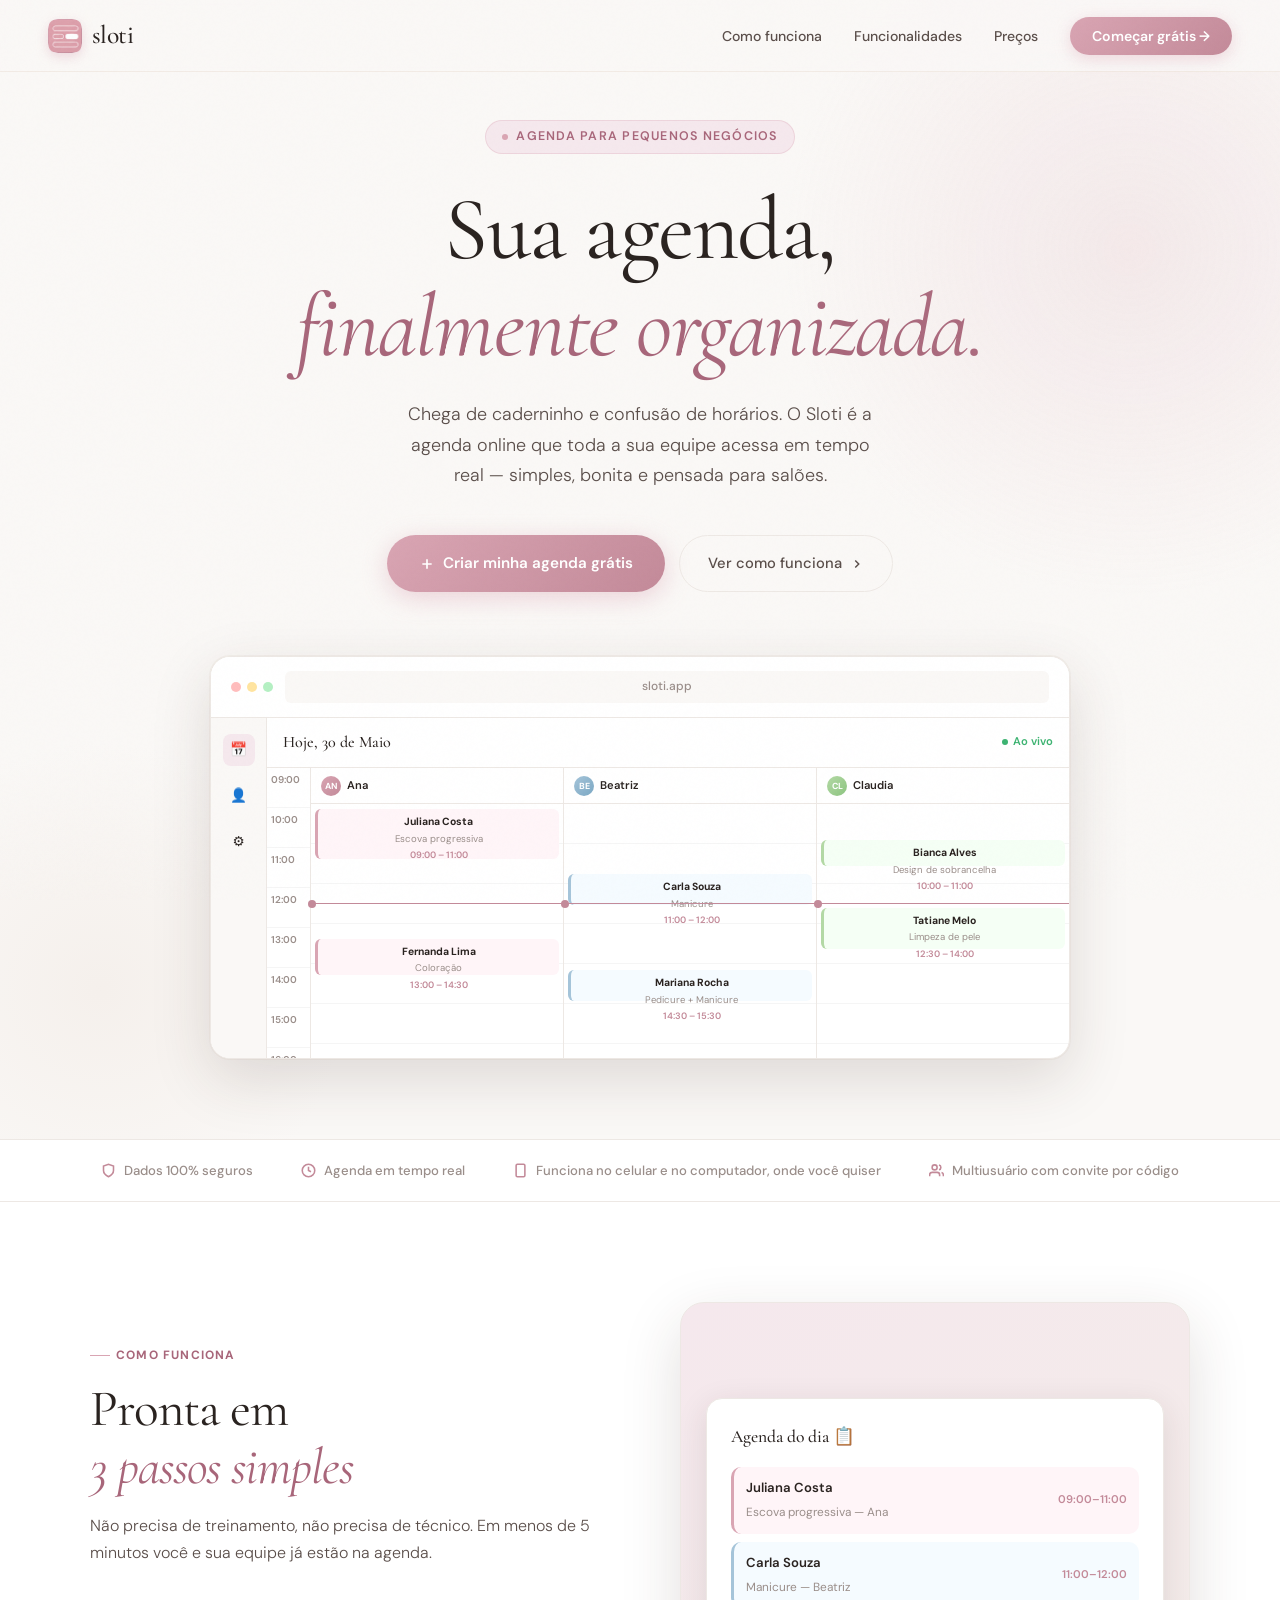
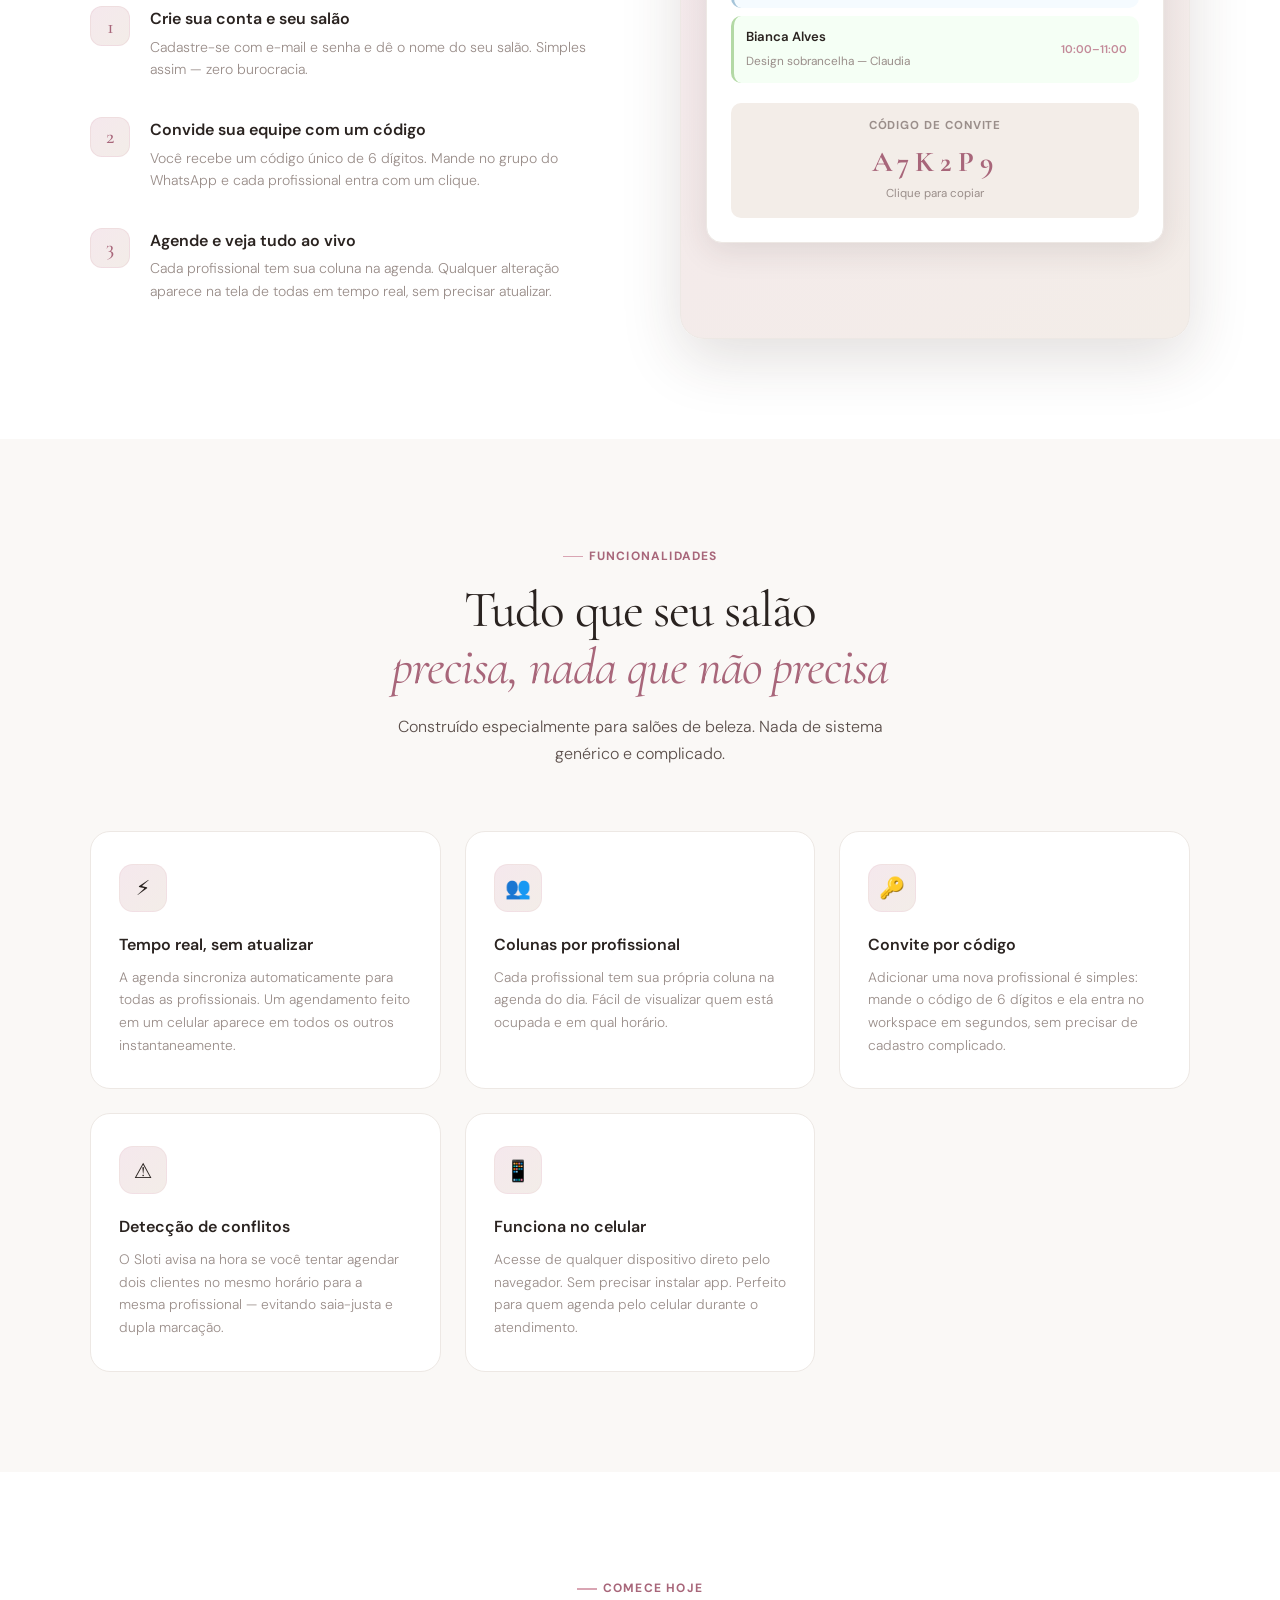
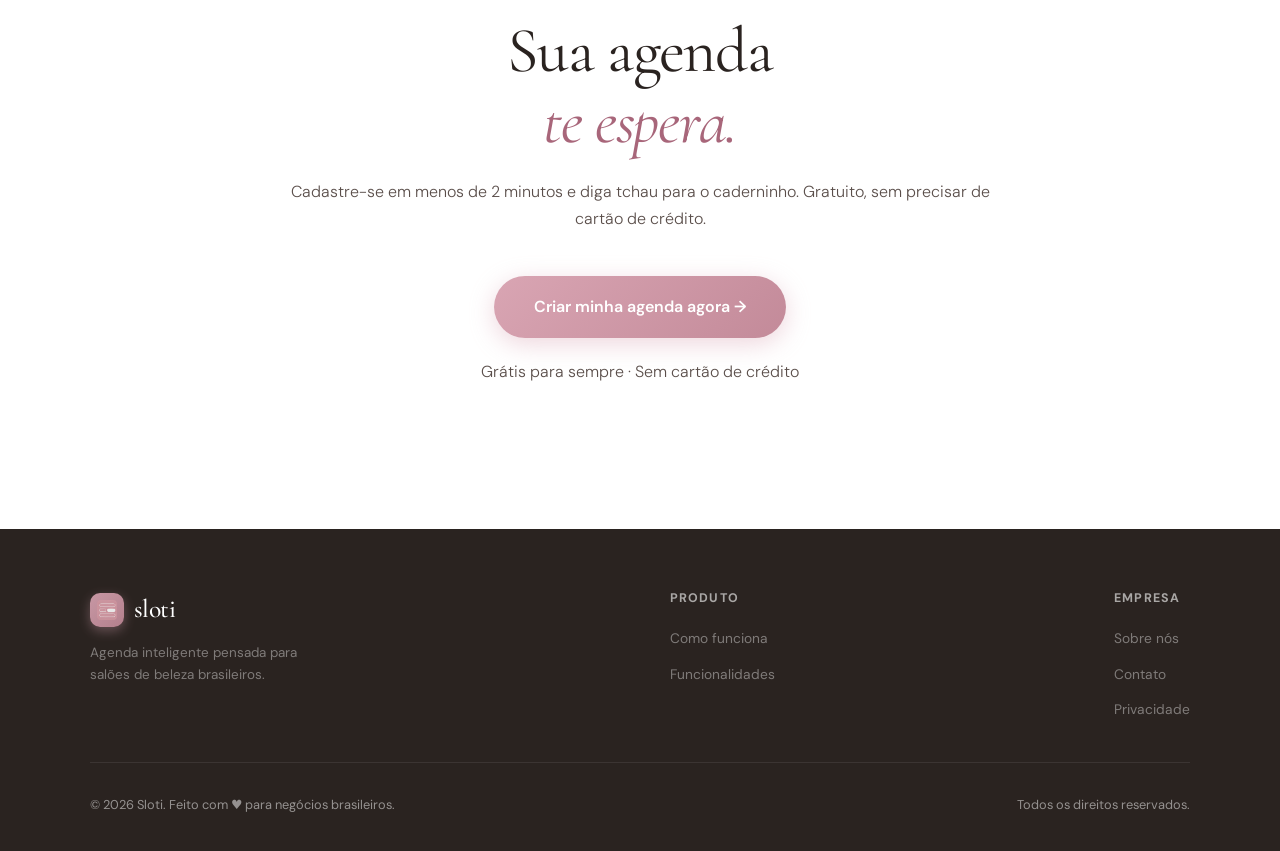
<file: public/index.html>
<!DOCTYPE html>
<html lang="pt-BR">
<head>
<meta charset="UTF-8">
<meta name="viewport" content="width=device-width, initial-scale=1.0">
<title>Sloti — Agenda Inteligente para Salões</title>
<link rel="apple-touch-icon" href="assets/sloti-icon.png">
<link rel="preconnect" href="https://fonts.googleapis.com">
<link href="https://fonts.googleapis.com/css2?family=Cormorant+Garamond:ital,wght@0,300;0,400;0,500;0,600;1,300;1,400&family=DM+Sans:wght@300;400;500;600&display=swap" rel="stylesheet">
<link rel="icon" href="assets/sloti-icon.png" type="image/png">

<style>
/* ─── TOKENS ──────────────────────────── */
:root {
  --bg:          #FAF8F6;
  --card:        #FFFFFF;
  --rose:        #D9A5B3;
  --rose-dark:   #C38A99;
  --rose-light:  #F5E8ED;
  --rose-deep:   #A8667A;
  --beige:       #E9DDD4;
  --beige-light: #F3EDE8;
  --text:        #2A2320;
  --text-mid:    #5A4E4A;
  --text-muted:  #9A8E8A;
  --border:      #EDE8E4;
  --shadow:      0 2px 16px rgba(59,40,35,0.07);
  --shadow-md:   0 8px 32px rgba(59,40,35,0.11);
  --shadow-lg:   0 20px 60px rgba(59,40,35,0.15);
  --font-display:'Cormorant Garamond', Georgia, serif;
  --font-body:   'DM Sans', system-ui, sans-serif;
  --r:           16px;
}

*, *::before, *::after { box-sizing: border-box; margin: 0; padding: 0; }

html { scroll-behavior: smooth; }

body {
  font-family: var(--font-body);
  background: var(--bg);
  color: var(--text);
  overflow-x: hidden;
  line-height: 1.6;
}

::-webkit-scrollbar { width: 5px; }
::-webkit-scrollbar-thumb { background: var(--beige); border-radius: 99px; }

/* ─── NOISE TEXTURE OVERLAY ────────────── */
body::before {
  content: '';
  position: fixed;
  inset: 0;
  background-image: url("data:image/svg+xml,%3Csvg viewBox='0 0 256 256' xmlns='http://www.w3.org/2000/svg'%3E%3Cfilter id='noise'%3E%3CfeTurbulence type='fractalNoise' baseFrequency='0.9' numOctaves='4' stitchTiles='stitch'/%3E%3C/filter%3E%3Crect width='100%25' height='100%25' filter='url(%23noise)' opacity='0.03'/%3E%3C/svg%3E");
  pointer-events: none;
  z-index: 9999;
  opacity: 0.4;
}

/* ─── NAV ─────────────────────────────── */
nav {
  position: fixed;
  top: 0; left: 0; right: 0;
  z-index: 100;
  padding: 0 48px;
  height: 72px;
  display: flex;
  align-items: center;
  justify-content: space-between;
  background: rgba(250,248,246,0.88);
  backdrop-filter: blur(16px);
  border-bottom: 1px solid rgba(233,221,212,0.5);
  transition: box-shadow 0.3s;
}

nav.scrolled { box-shadow: var(--shadow); }

.nav-logo {
  display: flex;
  align-items: center;
  gap: 10px;
  text-decoration: none;
}

.nav-logo-mark {
  width: 34px; height: 34px;
  background: linear-gradient(135deg, var(--rose) 0%, var(--rose-dark) 100%);
  border-radius: 10px;
  display: flex; align-items: center; justify-content: center;
  box-shadow: 0 4px 12px rgba(217,165,179,0.4);
}

.nav-logo-mark svg { width: 18px; height: 18px; color: white; }

.nav-logo span {
  font-family: var(--font-display);
  font-size: 1.6rem;
  font-weight: 500;
  color: var(--text);
  letter-spacing: -0.02em;
}

.nav-links {
  display: flex;
  align-items: center;
  gap: 32px;
  list-style: none;
}

.nav-links a {
  font-size: 0.88rem;
  font-weight: 500;
  color: var(--text-mid);
  text-decoration: none;
  transition: color 0.2s;
}

.nav-links a:hover { color: var(--rose-dark); }

.nav-cta {
  background: linear-gradient(135deg, var(--rose) 0%, var(--rose-dark) 100%);
  color: white !important;
  padding: 10px 22px;
  border-radius: 99px;
  font-weight: 600 !important;
  box-shadow: 0 4px 16px rgba(217,165,179,0.4);
  transition: transform 0.2s, box-shadow 0.2s !important;
}

.nav-cta:hover {
  transform: translateY(-1px);
  box-shadow: 0 6px 20px rgba(217,165,179,0.5) !important;
  color: white !important;
}

.nav-hamburger {
  display: none;
  background: none; border: none;
  cursor: pointer;
  color: var(--text);
  padding: 4px;
}

/* ─── HERO ────────────────────────────── */
.hero {
  min-height: 100vh;
  display: flex;
  flex-direction: column;
  align-items: center;
  justify-content: center;
  text-align: center;
  padding: 120px 24px 80px;
  position: relative;
  overflow: hidden;
}

/* background blobs */
.hero::after {
  content: '';
  position: absolute;
  width: 700px; height: 700px;
  background: radial-gradient(circle, rgba(217,165,179,0.18) 0%, transparent 70%);
  top: -100px; right: -200px;
  pointer-events: none;
}

.hero-blob2 {
  position: absolute;
  width: 500px; height: 500px;
  background: radial-gradient(circle, rgba(233,221,212,0.3) 0%, transparent 70%);
  bottom: -100px; left: -150px;
  pointer-events: none;
}

.hero-eyebrow {
  display: inline-flex;
  align-items: center;
  gap: 8px;
  padding: 6px 16px;
  background: var(--rose-light);
  border: 1px solid rgba(217,165,179,0.3);
  border-radius: 99px;
  font-size: 0.78rem;
  font-weight: 600;
  color: var(--rose-deep);
  text-transform: uppercase;
  letter-spacing: 0.1em;
  margin-bottom: 28px;
  opacity: 0;
  animation: fadeUp 0.6s 0.1s ease forwards;
}

.hero-eyebrow span { width: 6px; height: 6px; background: var(--rose); border-radius: 50%; }

.hero h1 {
  font-family: var(--font-display);
  font-size: clamp(3.2rem, 7vw, 6rem);
  font-weight: 400;
  line-height: 1.08;
  color: var(--text);
  letter-spacing: -0.02em;
  max-width: 820px;
  margin-bottom: 24px;
  opacity: 0;
  animation: fadeUp 0.7s 0.2s ease forwards;
}

.hero h1 em {
  font-style: italic;
  color: var(--rose-deep);
}

.hero p {
  font-size: 1.12rem;
  color: var(--text-mid);
  max-width: 480px;
  line-height: 1.7;
  margin-bottom: 44px;
  font-weight: 300;
  opacity: 0;
  animation: fadeUp 0.7s 0.35s ease forwards;
}

.hero-actions {
  display: flex;
  gap: 14px;
  align-items: center;
  justify-content: center;
  flex-wrap: wrap;
  opacity: 0;
  animation: fadeUp 0.7s 0.5s ease forwards;
}

.btn-primary {
  display: inline-flex; align-items: center; gap: 8px;
  padding: 16px 32px;
  background: linear-gradient(135deg, var(--rose) 0%, var(--rose-dark) 100%);
  color: white;
  border: none;
  border-radius: 99px;
  font-family: var(--font-body);
  font-size: 0.95rem;
  font-weight: 600;
  cursor: pointer;
  text-decoration: none;
  box-shadow: 0 6px 24px rgba(217,165,179,0.45);
  transition: transform 0.2s, box-shadow 0.2s;
}

.btn-primary:hover {
  transform: translateY(-2px);
  box-shadow: 0 10px 32px rgba(217,165,179,0.55);
}

.btn-ghost {
  display: inline-flex; align-items: center; gap: 8px;
  padding: 16px 28px;
  background: transparent;
  color: var(--text-mid);
  border: 1.5px solid var(--border);
  border-radius: 99px;
  font-family: var(--font-body);
  font-size: 0.92rem;
  font-weight: 500;
  cursor: pointer;
  text-decoration: none;
  transition: all 0.2s;
}

.btn-ghost:hover { border-color: var(--rose); color: var(--rose-dark); }

/* ─── APP MOCKUP ──────────────────────── */
.hero-mockup {
  width: 100%;
  max-width: 860px;
  margin-top: 64px;
  border-radius: 20px;
  background: var(--card);
  border: 1px solid var(--border);
  box-shadow: var(--shadow-lg), 0 0 0 1px rgba(233,221,212,0.3);
  overflow: hidden;
  opacity: 0;
  animation: fadeUp 0.9s 0.65s ease forwards;
  position: relative;
  z-index: 2;
}

.mockup-header {
  background: var(--card);
  border-bottom: 1px solid var(--border);
  padding: 14px 20px;
  display: flex;
  align-items: center;
  gap: 12px;
}

.mockup-dots { display: flex; gap: 6px; }
.mockup-dot { width: 10px; height: 10px; border-radius: 50%; }
.mockup-dot:nth-child(1) { background: #FFBDBD; }
.mockup-dot:nth-child(2) { background: #FFE4A0; }
.mockup-dot:nth-child(3) { background: #B5F0C3; }

.mockup-url {
  flex: 1;
  background: var(--bg);
  border-radius: 6px;
  padding: 6px 12px;
  font-size: 0.75rem;
  color: var(--text-muted);
  font-weight: 500;
  text-align: center;
}

.mockup-body {
  display: flex;
  height: 340px;
}

.mockup-sidebar {
  width: 56px;
  background: var(--bg);
  border-right: 1px solid var(--border);
  display: flex;
  flex-direction: column;
  align-items: center;
  padding: 16px 0;
  gap: 14px;
}

.mock-icon {
  width: 32px; height: 32px;
  border-radius: 8px;
  display: flex; align-items: center; justify-content: center;
  font-size: 0.85rem;
}

.mock-icon.active { background: var(--rose-light); }

.mockup-calendar {
  flex: 1;
  padding: 0;
  overflow: hidden;
}

.mock-cal-header {
  padding: 12px 16px;
  display: flex;
  align-items: center;
  justify-content: space-between;
  border-bottom: 1px solid var(--border);
}

.mock-cal-title {
  font-family: var(--font-display);
  font-size: 1rem;
  font-weight: 500;
  color: var(--text);
}

.mock-live {
  display: flex; align-items: center; gap: 5px;
  font-size: 0.7rem; font-weight: 600; color: #3CB371;
}

.mock-live-dot {
  width: 6px; height: 6px; border-radius: 50%;
  background: #3CB371;
  animation: pulse 2s ease infinite;
}

@keyframes pulse {
  0%,100% { opacity: 1; transform: scale(1); }
  50% { opacity: 0.5; transform: scale(0.8); }
}

.mock-cols {
  display: flex;
  height: calc(100% - 45px);
}

.mock-time-col {
  width: 44px;
  flex-shrink: 0;
  border-right: 1px solid var(--border);
}

.mock-time-slot {
  height: 40px;
  display: flex;
  align-items: flex-start;
  padding-top: 4px;
  padding-left: 4px;
  font-size: 0.62rem;
  color: var(--text-muted);
  font-weight: 600;
  border-bottom: 1px solid rgba(0,0,0,0.04);
}

.mock-prof-col {
  flex: 1;
  border-right: 1px solid var(--border);
  position: relative;
  min-width: 0;
}

.mock-prof-col:last-child { border-right: none; }

.mock-prof-header {
  height: 36px;
  display: flex;
  align-items: center;
  padding: 0 10px;
  gap: 6px;
  border-bottom: 1px solid var(--border);
  background: var(--card);
}

.mock-avatar {
  width: 20px; height: 20px;
  border-radius: 50%;
  background: linear-gradient(135deg, var(--rose) 0%, var(--rose-dark) 100%);
  display: flex; align-items: center; justify-content: center;
  font-size: 0.55rem; font-weight: 700; color: white;
  flex-shrink: 0;
}

.mock-prof-name {
  font-size: 0.7rem; font-weight: 600; color: var(--text);
  white-space: nowrap; overflow: hidden; text-overflow: ellipsis;
}

.mock-col-body {
  position: relative;
  height: calc(100% - 36px);
}

.mock-hour-line {
  height: 40px;
  border-bottom: 1px solid rgba(0,0,0,0.04);
}

.mock-appt {
  position: absolute;
  left: 4px; right: 4px;
  border-radius: 6px;
  border-left: 3px solid;
  padding: 5px 7px;
  cursor: pointer;
  transition: transform 0.15s;
}

.mock-appt:hover { transform: scale(1.02); }

.mock-appt-name {
  font-size: 0.65rem; font-weight: 700;
  white-space: nowrap; overflow: hidden; text-overflow: ellipsis;
  color: var(--text);
}

.mock-appt-proc {
  font-size: 0.6rem; color: var(--text-muted);
  white-space: nowrap; overflow: hidden; text-overflow: ellipsis;
}

.mock-appt-time {
  font-size: 0.58rem; font-weight: 600; color: var(--rose-dark);
  margin-top: 2px;
}

.mock-now-line {
  position: absolute;
  left: 0; right: 0;
  height: 1.5px;
  background: var(--rose-dark);
  z-index: 5;
}

.mock-now-line::before {
  content: '';
  position: absolute;
  left: -3px; top: -3px;
  width: 8px; height: 8px;
  border-radius: 50%;
  background: var(--rose-dark);
}

/* ─── TRUST BAR ───────────────────────── */
.trust-bar {
  background: var(--card);
  border-top: 1px solid var(--border);
  border-bottom: 1px solid var(--border);
  padding: 20px 48px;
  display: flex;
  align-items: center;
  justify-content: center;
  gap: 48px;
  flex-wrap: wrap;
}

.trust-item {
  display: flex;
  align-items: center;
  gap: 8px;
  font-size: 0.82rem;
  color: var(--text-muted);
  font-weight: 500;
}

.trust-item svg { color: var(--rose-dark); flex-shrink: 0; }

/* ─── SECTION BASE ────────────────────── */
section { padding: 100px 24px; }

.section-eyebrow {
  display: inline-flex;
  align-items: center;
  gap: 6px;
  font-size: 0.75rem;
  font-weight: 700;
  color: var(--rose-deep);
  text-transform: uppercase;
  letter-spacing: 0.1em;
  margin-bottom: 16px;
}

.section-eyebrow::before {
  content: '';
  width: 20px; height: 1.5px;
  background: var(--rose);
}

.section-title {
  font-family: var(--font-display);
  font-size: clamp(2.2rem, 4vw, 3.4rem);
  font-weight: 400;
  line-height: 1.12;
  letter-spacing: -0.02em;
  color: var(--text);
  margin-bottom: 16px;
}

.section-title em { font-style: italic; color: var(--rose-deep); }

.section-sub {
  font-size: 1rem;
  color: var(--text-mid);
  max-width: 520px;
  line-height: 1.7;
  font-weight: 300;
}

/* ─── HOW IT WORKS ────────────────────── */
.how-section {
  background: var(--card);
}

.how-inner {
  max-width: 1100px;
  margin: 0 auto;
  display: grid;
  grid-template-columns: 1fr 1fr;
  gap: 80px;
  align-items: center;
}

.how-steps {
  display: flex;
  flex-direction: column;
  gap: 36px;
  margin-top: 40px;
}

.how-step {
  display: flex;
  gap: 20px;
  align-items: flex-start;
  opacity: 0;
  transform: translateX(-20px);
  transition: opacity 0.5s, transform 0.5s;
}

.how-step.visible { opacity: 1; transform: translateX(0); }

.step-num {
  width: 40px; height: 40px;
  border-radius: 12px;
  background: linear-gradient(135deg, var(--rose-light) 0%, var(--beige-light) 100%);
  border: 1px solid rgba(217,165,179,0.2);
  display: flex; align-items: center; justify-content: center;
  font-family: var(--font-display);
  font-size: 1.3rem;
  font-weight: 500;
  color: var(--rose-deep);
  flex-shrink: 0;
}

.step-text h3 {
  font-size: 1rem;
  font-weight: 600;
  color: var(--text);
  margin-bottom: 4px;
}

.step-text p {
  font-size: 0.88rem;
  color: var(--text-muted);
  line-height: 1.6;
  font-weight: 300;
}

.how-visual {
  border-radius: 24px;
  overflow: hidden;
  box-shadow: var(--shadow-lg);
  background: linear-gradient(145deg, var(--rose-light) 0%, var(--beige-light) 100%);
  aspect-ratio: 4/5;
  display: flex;
  align-items: center;
  justify-content: center;
  position: relative;
  border: 1px solid var(--border);
}

.how-visual-content {
  width: 90%;
  background: var(--card);
  border-radius: 16px;
  padding: 24px;
  box-shadow: var(--shadow-md);
  border: 1px solid var(--border);
}

.how-visual-title {
  font-family: var(--font-display);
  font-size: 1.1rem;
  font-weight: 500;
  margin-bottom: 16px;
  color: var(--text);
}

.mini-appt {
  display: flex;
  gap: 12px;
  align-items: center;
  padding: 10px 12px;
  border-radius: 10px;
  margin-bottom: 8px;
  border-left: 3px solid;
}

.mini-appt:nth-child(2) { background: #FFF5F8; border-color: #D9A5B3; }
.mini-appt:nth-child(3) { background: #F5FBFF; border-color: #A5C4D9; }
.mini-appt:nth-child(4) { background: #F5FFF5; border-color: #B3D9A5; }

.mini-appt-info strong { display: block; font-size: 0.82rem; font-weight: 600; color: var(--text); }
.mini-appt-info span { font-size: 0.74rem; color: var(--text-muted); }
.mini-appt-time {
  margin-left: auto;
  font-size: 0.7rem;
  font-weight: 600;
  color: var(--rose-dark);
  white-space: nowrap;
}

/* ─── FEATURES ────────────────────────── */
.features-section {
  max-width: 1100px;
  margin: 0 auto;
}

.features-header {
  text-align: center;
  margin-bottom: 64px;
}

.features-grid {
  display: grid;
  grid-template-columns: repeat(3, 1fr);
  gap: 24px;
}

.feat-card {
  background: var(--card);
  border: 1px solid var(--border);
  border-radius: 20px;
  padding: 32px 28px;
  transition: transform 0.2s, box-shadow 0.2s;
  opacity: 0;
  transform: translateY(20px);
  transition: opacity 0.5s, transform 0.5s, box-shadow 0.2s;
}

.feat-card.visible { opacity: 1; transform: translateY(0); }
.feat-card:hover { box-shadow: var(--shadow-md); transform: translateY(-3px) !important; }

.feat-icon {
  width: 48px; height: 48px;
  border-radius: 14px;
  background: linear-gradient(135deg, var(--rose-light) 0%, var(--beige-light) 100%);
  display: flex; align-items: center; justify-content: center;
  font-size: 1.3rem;
  margin-bottom: 20px;
  border: 1px solid rgba(217,165,179,0.15);
}

.feat-card h3 {
  font-size: 1rem;
  font-weight: 600;
  color: var(--text);
  margin-bottom: 8px;
}

.feat-card p {
  font-size: 0.86rem;
  color: var(--text-muted);
  line-height: 1.65;
  font-weight: 300;
}

/* ─── TESTIMONIALS ────────────────────── */
.testimonials-section {
  background: linear-gradient(135deg, #FAF8F6 0%, #F3EDE8 50%, #F5E8ED 100%);
}

.testi-inner {
  max-width: 1000px;
  margin: 0 auto;
  text-align: center;
}

.testi-grid {
  display: grid;
  grid-template-columns: repeat(3, 1fr);
  gap: 20px;
  margin-top: 56px;
}

.testi-card {
  background: var(--card);
  border: 1px solid var(--border);
  border-radius: 20px;
  padding: 28px 24px;
  text-align: left;
  box-shadow: var(--shadow);
  opacity: 0;
  transform: translateY(16px);
  transition: opacity 0.5s, transform 0.5s;
}

.testi-card.visible { opacity: 1; transform: translateY(0); }

.testi-stars {
  display: flex;
  gap: 3px;
  margin-bottom: 14px;
}

.testi-stars span { color: #F0A500; font-size: 0.9rem; }

.testi-text {
  font-size: 0.9rem;
  color: var(--text-mid);
  line-height: 1.7;
  font-weight: 300;
  margin-bottom: 20px;
  font-style: italic;
  font-family: var(--font-display);
  font-size: 1rem;
}

.testi-author {
  display: flex;
  align-items: center;
  gap: 10px;
}

.testi-avatar {
  width: 36px; height: 36px;
  border-radius: 50%;
  display: flex; align-items: center; justify-content: center;
  font-size: 0.8rem; font-weight: 700; color: white;
  flex-shrink: 0;
}

.testi-author strong { display: block; font-size: 0.84rem; font-weight: 600; color: var(--text); }
.testi-author span { font-size: 0.75rem; color: var(--text-muted); }

/* ─── PRICING ─────────────────────────── */
.pricing-section {
  max-width: 900px;
  margin: 0 auto;
  text-align: center;
}

.pricing-grid {
  display: grid;
  grid-template-columns: 1fr 1fr;
  gap: 24px;
  margin-top: 56px;
  max-width: 680px;
  margin-left: auto;
  margin-right: auto;
}

.price-card {
  background: var(--card);
  border: 1.5px solid var(--border);
  border-radius: 24px;
  padding: 36px 32px;
  text-align: left;
  position: relative;
  opacity: 0;
  transform: translateY(16px);
  transition: opacity 0.5s, transform 0.5s;
}

.price-card.visible { opacity: 1; transform: translateY(0); }

.price-card.featured {
  border-color: var(--rose);
  box-shadow: 0 8px 40px rgba(217,165,179,0.25);
}

.price-badge {
  position: absolute;
  top: -12px; left: 50%; transform: translateX(-50%);
  background: linear-gradient(135deg, var(--rose) 0%, var(--rose-dark) 100%);
  color: white;
  font-size: 0.7rem;
  font-weight: 700;
  padding: 4px 14px;
  border-radius: 99px;
  text-transform: uppercase;
  letter-spacing: 0.08em;
  white-space: nowrap;
}

.price-name {
  font-size: 0.82rem;
  font-weight: 700;
  text-transform: uppercase;
  letter-spacing: 0.1em;
  color: var(--text-muted);
  margin-bottom: 12px;
}

.price-amount {
  font-family: var(--font-display);
  font-size: 3rem;
  font-weight: 400;
  color: var(--text);
  line-height: 1;
  margin-bottom: 4px;
}

.price-amount sup {
  font-size: 1.2rem;
  font-weight: 500;
  vertical-align: super;
  font-family: var(--font-body);
}

.price-period {
  font-size: 0.8rem;
  color: var(--text-muted);
  margin-bottom: 28px;
}

.price-features {
  list-style: none;
  display: flex;
  flex-direction: column;
  gap: 10px;
  margin-bottom: 28px;
}

.price-features li {
  display: flex;
  align-items: center;
  gap: 10px;
  font-size: 0.86rem;
  color: var(--text-mid);
}

.price-features li::before {
  content: '✓';
  width: 18px; height: 18px;
  border-radius: 50%;
  background: var(--rose-light);
  color: var(--rose-deep);
  display: flex; align-items: center; justify-content: center;
  font-size: 0.7rem;
  font-weight: 700;
  flex-shrink: 0;
}

.btn-price {
  width: 100%;
  padding: 14px;
  border-radius: 99px;
  font-family: var(--font-body);
  font-size: 0.9rem;
  font-weight: 600;
  cursor: pointer;
  text-decoration: none;
  display: inline-flex;
  align-items: center;
  justify-content: center;
  transition: all 0.2s;
  border: none;
}

.btn-price.primary {
  background: linear-gradient(135deg, var(--rose) 0%, var(--rose-dark) 100%);
  color: white;
  box-shadow: 0 4px 16px rgba(217,165,179,0.4);
}

.btn-price.primary:hover { transform: translateY(-1px); box-shadow: 0 6px 24px rgba(217,165,179,0.5); }

.btn-price.ghost {
  background: transparent;
  color: var(--text-mid);
  border: 1.5px solid var(--border);
}

.btn-price.ghost:hover { border-color: var(--rose); color: var(--rose-dark); }

/* ─── CTA FINAL ───────────────────────── */
.cta-section {
  background: var(--card);
}

.cta-inner {
  max-width: 700px;
  margin: 0 auto;
  text-align: center;
}

.cta-inner .section-title { font-size: clamp(2.4rem, 5vw, 4rem); }

.cta-inner p {
  font-size: 1rem;
  color: var(--text-mid);
  margin: 20px 0 44px;
  font-weight: 300;
  line-height: 1.7;
}

.cta-note {
  margin-top: 20px;
  font-size: 0.8rem;
  color: var(--text-muted);
}

/* ─── FOOTER ──────────────────────────── */
footer {
  background: var(--text);
  padding: 60px 48px 36px;
  color: rgba(255,255,255,0.5);
}

.footer-inner {
  max-width: 1100px;
  margin: 0 auto;
}

.footer-top {
  display: flex;
  justify-content: space-between;
  align-items: flex-start;
  gap: 40px;
  flex-wrap: wrap;
  padding-bottom: 40px;
  border-bottom: 1px solid rgba(255,255,255,0.08);
  margin-bottom: 32px;
}

.footer-brand .nav-logo { margin-bottom: 12px; }
.footer-brand .nav-logo span { color: white; }
.footer-brand .nav-logo-mark { opacity: 0.9; }

.footer-brand p {
  font-size: 0.84rem;
  line-height: 1.6;
  max-width: 240px;
  color: rgba(255,255,255,0.4);
}

.footer-links h4 {
  font-size: 0.78rem;
  font-weight: 700;
  text-transform: uppercase;
  letter-spacing: 0.1em;
  color: rgba(255,255,255,0.6);
  margin-bottom: 16px;
}

.footer-links ul { list-style: none; display: flex; flex-direction: column; gap: 10px; }

.footer-links a {
  font-size: 0.86rem;
  color: rgba(255,255,255,0.4);
  text-decoration: none;
  transition: color 0.2s;
}

.footer-links a:hover { color: rgba(255,255,255,0.8); }

.footer-bottom {
  display: flex;
  justify-content: space-between;
  align-items: center;
  flex-wrap: wrap;
  gap: 12px;
}

.footer-bottom p { font-size: 0.8rem; }

/* ─── ANIMATIONS ──────────────────────── */
@keyframes fadeUp {
  from { opacity: 0; transform: translateY(24px); }
  to   { opacity: 1; transform: translateY(0); }
}

/* ─── RESPONSIVE ──────────────────────── */
@media (max-width: 900px) {
  nav { padding: 0 24px; }
  .nav-links { display: none; }
  .nav-links.open {
    display: flex;
    flex-direction: column;
    position: fixed;
    top: 72px; left: 0; right: 0;
    background: var(--card);
    border-bottom: 1px solid var(--border);
    padding: 20px 24px;
    gap: 16px;
    box-shadow: var(--shadow-md);
  }
  .nav-cta { display: none; }
  .nav-hamburger { display: flex; }

  .how-inner { grid-template-columns: 1fr; gap: 40px; }
  .how-visual { display: none; }
  .features-grid { grid-template-columns: 1fr 1fr; }
  .testi-grid { grid-template-columns: 1fr; }
  .pricing-grid { grid-template-columns: 1fr; }

  section { padding: 72px 24px; }
  footer { padding: 48px 24px 28px; }
  .footer-top { flex-direction: column; }
  .trust-bar { gap: 24px; padding: 20px 24px; }
}

@media (max-width: 600px) {
  .features-grid { grid-template-columns: 1fr; }
  .hero-mockup { display: none; }
  .mockup-sidebar { display: none; }
}
</style>
</head>
<body>

<!-- NAV -->
<nav id="navbar">
  <a href="#" class="nav-logo">
    <div class="nav-logo-mark">
        <img src="assets/sloti-icon.png" alt="Sloti Logo" width="32" height="32">
    </div>
    <span>sloti</span>
  </a>

  <ul class="nav-links" id="nav-links">
    <li><a href="#como-funciona">Como funciona</a></li>
    <li><a href="#funcionalidades">Funcionalidades</a></li>
    <li><a href="#precos">Preços</a></li>
    <li><a href="sloti.html" class="nav-cta">Começar grátis →</a></li>
  </ul>

  <button class="nav-hamburger" id="hamburger" aria-label="Menu" onclick="toggleMenu()">
    <svg width="22" height="22" viewBox="0 0 24 24" fill="none" stroke="currentColor" stroke-width="2.5">
      <line x1="3" y1="6" x2="21" y2="6"/><line x1="3" y1="12" x2="21" y2="12"/><line x1="3" y1="18" x2="21" y2="18"/>
    </svg>
  </button>
</nav>

<!-- HERO -->
<section class="hero">
  <div class="hero-blob2"></div>

  <div class="hero-eyebrow">
    <span></span>
    Agenda para pequenos negócios
  </div>

  <h1>
    Sua agenda,<br>
    <em>finalmente organizada.</em>
  </h1>

  <p>
    Chega de caderninho e confusão de horários. O Sloti é a agenda online que toda a sua equipe acessa em tempo real — simples, bonita e pensada para salões.
  </p>

  <div class="hero-actions">
    <a href="sloti.html" class="btn-primary">
      <svg width="16" height="16" viewBox="0 0 24 24" fill="none" stroke="currentColor" stroke-width="2.5"><path d="M12 5v14M5 12h14"/></svg>
      Criar minha agenda grátis
    </a>
    <a href="#como-funciona" class="btn-ghost">
      Ver como funciona
      <svg width="14" height="14" viewBox="0 0 24 24" fill="none" stroke="currentColor" stroke-width="2.5"><path d="M9 18l6-6-6-6"/></svg>
    </a>
  </div>

  <!-- APP MOCKUP -->
  <div class="hero-mockup">
    <div class="mockup-header">
      <div class="mockup-dots">
        <div class="mockup-dot"></div>
        <div class="mockup-dot"></div>
        <div class="mockup-dot"></div>
      </div>
      <div class="mockup-url">sloti.app</div>
    </div>
    <div class="mockup-body">
      <div class="mockup-sidebar">
        <div class="mock-icon active">📅</div>
        <div class="mock-icon">👤</div>
        <div class="mock-icon">⚙️</div>
      </div>
      <div class="mockup-calendar">
        <div class="mock-cal-header">
          <span class="mock-cal-title">Hoje, 30 de Maio</span>
          <div class="mock-live"><div class="mock-live-dot"></div>Ao vivo</div>
        </div>
        <div class="mock-cols">
          <div class="mock-time-col">
            <div class="mock-time-slot">09:00</div>
            <div class="mock-time-slot">10:00</div>
            <div class="mock-time-slot">11:00</div>
            <div class="mock-time-slot">12:00</div>
            <div class="mock-time-slot">13:00</div>
            <div class="mock-time-slot">14:00</div>
            <div class="mock-time-slot">15:00</div>
            <div class="mock-time-slot">16:00</div>
          </div>
          <!-- Col 1 -->
          <div class="mock-prof-col">
            <div class="mock-prof-header">
              <div class="mock-avatar">AN</div>
              <span class="mock-prof-name">Ana</span>
            </div>
            <div class="mock-col-body">
              <div class="mock-hour-line"></div><div class="mock-hour-line"></div>
              <div class="mock-hour-line"></div><div class="mock-hour-line"></div>
              <div class="mock-hour-line"></div><div class="mock-hour-line"></div>
              <div class="mock-hour-line"></div>
              <div class="mock-appt" style="top:2%;height:19%;background:#FFF5F8;border-color:#D9A5B3;">
                <div class="mock-appt-name">Juliana Costa</div>
                <div class="mock-appt-proc">Escova progressiva</div>
                <div class="mock-appt-time">09:00 – 11:00</div>
              </div>
              <div class="mock-appt" style="top:52%;height:14%;background:#FFF5F8;border-color:#D9A5B3;">
                <div class="mock-appt-name">Fernanda Lima</div>
                <div class="mock-appt-proc">Coloração</div>
                <div class="mock-appt-time">13:00 – 14:30</div>
              </div>
              <div class="mock-now-line" style="top:38%"></div>
            </div>
          </div>
          <!-- Col 2 -->
          <div class="mock-prof-col">
            <div class="mock-prof-header">
              <div class="mock-avatar" style="background:linear-gradient(135deg,#A5C4D9,#7BA8C4)">BE</div>
              <span class="mock-prof-name">Beatriz</span>
            </div>
            <div class="mock-col-body">
              <div class="mock-hour-line"></div><div class="mock-hour-line"></div>
              <div class="mock-hour-line"></div><div class="mock-hour-line"></div>
              <div class="mock-hour-line"></div><div class="mock-hour-line"></div>
              <div class="mock-hour-line"></div>
              <div class="mock-appt" style="top:27%;height:12%;background:#F5FBFF;border-color:#A5C4D9;">
                <div class="mock-appt-name">Carla Souza</div>
                <div class="mock-appt-proc">Manicure</div>
                <div class="mock-appt-time">11:00 – 12:00</div>
              </div>
              <div class="mock-appt" style="top:64%;height:12%;background:#F5FBFF;border-color:#A5C4D9;">
                <div class="mock-appt-name">Mariana Rocha</div>
                <div class="mock-appt-proc">Pedicure + Manicure</div>
                <div class="mock-appt-time">14:30 – 15:30</div>
              </div>
              <div class="mock-now-line" style="top:38%"></div>
            </div>
          </div>
          <!-- Col 3 -->
          <div class="mock-prof-col">
            <div class="mock-prof-header">
              <div class="mock-avatar" style="background:linear-gradient(135deg,#B3D9A5,#8DC480)">CL</div>
              <span class="mock-prof-name">Claudia</span>
            </div>
            <div class="mock-col-body">
              <div class="mock-hour-line"></div><div class="mock-hour-line"></div>
              <div class="mock-hour-line"></div><div class="mock-hour-line"></div>
              <div class="mock-hour-line"></div><div class="mock-hour-line"></div>
              <div class="mock-hour-line"></div>
              <div class="mock-appt" style="top:14%;height:10%;background:#F5FFF5;border-color:#B3D9A5;">
                <div class="mock-appt-name">Bianca Alves</div>
                <div class="mock-appt-proc">Design de sobrancelha</div>
                <div class="mock-appt-time">10:00 – 11:00</div>
              </div>
              <div class="mock-appt" style="top:40%;height:16%;background:#F5FFF5;border-color:#B3D9A5;">
                <div class="mock-appt-name">Tatiane Melo</div>
                <div class="mock-appt-proc">Limpeza de pele</div>
                <div class="mock-appt-time">12:30 – 14:00</div>
              </div>
              <div class="mock-now-line" style="top:38%"></div>
            </div>
          </div>
        </div>
      </div>
    </div>
  </div>
</section>

<!-- TRUST BAR -->
<div class="trust-bar">
  <div class="trust-item">
    <svg width="15" height="15" viewBox="0 0 24 24" fill="none" stroke="currentColor" stroke-width="2.5"><path d="M12 22s8-4 8-10V5l-8-3-8 3v7c0 6 8 10 8 10z"/></svg>
    Dados 100% seguros
  </div>
  <div class="trust-item">
    <svg width="15" height="15" viewBox="0 0 24 24" fill="none" stroke="currentColor" stroke-width="2.5"><circle cx="12" cy="12" r="10"/><polyline points="12 6 12 12 16 14"/></svg>
    Agenda em tempo real
  </div>
  <div class="trust-item">
    <svg width="15" height="15" viewBox="0 0 24 24" fill="none" stroke="currentColor" stroke-width="2.5"><rect x="5" y="2" width="14" height="20" rx="2"/><line x1="12" y1="18" x2="12" y2="18"/></svg>
    Funciona no celular e no computador, onde você quiser
  </div>
  <div class="trust-item">
    <svg width="15" height="15" viewBox="0 0 24 24" fill="none" stroke="currentColor" stroke-width="2.5"><path d="M17 21v-2a4 4 0 0 0-4-4H5a4 4 0 0 0-4 4v2"/><circle cx="9" cy="7" r="4"/><path d="M23 21v-2a4 4 0 0 0-3-3.87M16 3.13a4 4 0 0 1 0 7.75"/></svg>
    Multiusuário com convite por código
  </div>
</div>

<!-- COMO FUNCIONA -->
<section class="how-section" id="como-funciona">
  <div class="how-inner">
    <div>
      <div class="section-eyebrow">Como funciona</div>
      <h2 class="section-title">Pronta em<br><em>3 passos simples</em></h2>
      <p class="section-sub">Não precisa de treinamento, não precisa de técnico. Em menos de 5 minutos você e sua equipe já estão na agenda.</p>

      <div class="how-steps">
        <div class="how-step">
          <div class="step-num">1</div>
          <div class="step-text">
            <h3>Crie sua conta e seu salão</h3>
            <p>Cadastre-se com e-mail e senha e dê o nome do seu salão. Simples assim — zero burocracia.</p>
          </div>
        </div>
        <div class="how-step">
          <div class="step-num">2</div>
          <div class="step-text">
            <h3>Convide sua equipe com um código</h3>
            <p>Você recebe um código único de 6 dígitos. Mande no grupo do WhatsApp e cada profissional entra com um clique.</p>
          </div>
        </div>
        <div class="how-step">
          <div class="step-num">3</div>
          <div class="step-text">
            <h3>Agende e veja tudo ao vivo</h3>
            <p>Cada profissional tem sua coluna na agenda. Qualquer alteração aparece na tela de todas em tempo real, sem precisar atualizar.</p>
          </div>
        </div>
      </div>
    </div>

    <div class="how-visual">
      <div class="how-visual-content">
        <p class="how-visual-title">Agenda do dia 📋</p>
        <div class="mini-appt">
          <div>
            <div class="mini-appt-info">
              <strong>Juliana Costa</strong>
              <span>Escova progressiva — Ana</span>
            </div>
          </div>
          <div class="mini-appt-time">09:00–11:00</div>
        </div>
        <div class="mini-appt">
          <div>
            <div class="mini-appt-info">
              <strong>Carla Souza</strong>
              <span>Manicure — Beatriz</span>
            </div>
          </div>
          <div class="mini-appt-time">11:00–12:00</div>
        </div>
        <div class="mini-appt">
          <div>
            <div class="mini-appt-info">
              <strong>Bianca Alves</strong>
              <span>Design sobrancelha — Claudia</span>
            </div>
          </div>
          <div class="mini-appt-time">10:00–11:00</div>
        </div>

        <div style="margin-top:20px;padding:14px;background:var(--beige-light);border-radius:10px;text-align:center;">
          <div style="font-size:0.72rem;font-weight:700;text-transform:uppercase;letter-spacing:0.08em;color:var(--text-muted);margin-bottom:4px">Código de convite</div>
          <div style="font-family:var(--font-display);font-size:1.8rem;font-weight:700;color:var(--rose-deep);letter-spacing:0.2em">A7K2P9</div>
          <div style="font-size:0.72rem;color:var(--text-muted)">Clique para copiar</div>
        </div>
      </div>
    </div>
  </div>
</section>

<!-- FUNCIONALIDADES -->
<section id="funcionalidades">
  <div class="features-section">
    <div class="features-header">
      <div class="section-eyebrow">Funcionalidades</div>
      <h2 class="section-title">Tudo que seu salão<br><em>precisa, nada que não precisa</em></h2>
      <p class="section-sub" style="margin:0 auto">Construído especialmente para salões de beleza. Nada de sistema genérico e complicado.</p>
    </div>

    <div class="features-grid">
      <div class="feat-card">
        <div class="feat-icon">⚡</div>
        <h3>Tempo real, sem atualizar</h3>
        <p>A agenda sincroniza automaticamente para todas as profissionais. Um agendamento feito em um celular aparece em todos os outros instantaneamente.</p>
      </div>
      <div class="feat-card">
        <div class="feat-icon">👥</div>
        <h3>Colunas por profissional</h3>
        <p>Cada profissional tem sua própria coluna na agenda do dia. Fácil de visualizar quem está ocupada e em qual horário.</p>
      </div>
      <div class="feat-card">
        <div class="feat-icon">🔑</div>
        <h3>Convite por código</h3>
        <p>Adicionar uma nova profissional é simples: mande o código de 6 dígitos e ela entra no workspace em segundos, sem precisar de cadastro complicado.</p>
      </div>
      <div class="feat-card">
        <div class="feat-icon">⚠️</div>
        <h3>Detecção de conflitos</h3>
        <p>O Sloti avisa na hora se você tentar agendar dois clientes no mesmo horário para a mesma profissional — evitando saia-justa e dupla marcação.</p>
      </div>
      <div class="feat-card">
        <div class="feat-icon">📱</div>
        <h3>Funciona no celular</h3>
        <p>Acesse de qualquer dispositivo direto pelo navegador. Sem precisar instalar app. Perfeito para quem agenda pelo celular durante o atendimento.</p>
      </div>
      <div class="feat-card">
        <div class="feat-icon">📅</div>
        <h3>Navegação de datas</h3>
        <p>Avance e volte nos dias com um clique ou abra o seletor de datas para ir direto ao dia certo. Ideal para agendamentos futuros.</p>
      </div>
    </div>
  </div>
</section>

<!-- CTA FINAL -->
<section class="cta-section">
  <div class="cta-inner">
    <div class="section-eyebrow">Comece hoje</div>
    <h2 class="section-title">Sua agenda<br><em>te espera.</em></h2>
    <p>Cadastre-se em menos de 2 minutos e diga tchau para o caderninho. Gratuito, sem precisar de cartão de crédito.</p>
    <a href="sloti.html" class="btn-primary" style="font-size:1rem;padding:18px 40px">
      Criar minha agenda agora →
    </a>
    <p class="cta-note">Grátis para sempre · Sem cartão de crédito</p>
  </div>
</section>

<!-- FOOTER -->
<footer>
  <div class="footer-inner">
    <div class="footer-top">
      <div class="footer-brand">
        <a href="#" class="nav-logo">
          <div class="nav-logo-mark">
            <img src="assets/sloti-icon.png" alt="Sloti logo" style="width:20px;height:20px;">
          </div>
          <span>sloti</span>
        </a>
        <p>Agenda inteligente pensada para salões de beleza brasileiros.</p>
      </div>

      <div class="footer-links">
        <h4>Produto</h4>
        <ul>
          <li><a href="#como-funciona">Como funciona</a></li>
          <li><a href="#funcionalidades">Funcionalidades</a></li>
        </ul>
      </div>

      <div class="footer-links">
        <h4>Empresa</h4>
        <ul>
          <li><a href="#">Sobre nós</a></li>
          <li><a href="#">Contato</a></li>
          <li><a href="#">Privacidade</a></li>
        </ul>
      </div>
    </div>

    <div class="footer-bottom">
      <p>© 2026 Sloti. Feito com ♥ para negócios brasileiros.</p>
      <p>Todos os direitos reservados.</p>
    </div>
  </div>
</footer>

<script>
// Nav scroll effect
window.addEventListener('scroll', () => {
  document.getElementById('navbar').classList.toggle('scrolled', window.scrollY > 20);
});

// Mobile menu
function toggleMenu() {
  document.getElementById('nav-links').classList.toggle('open');
}

// Close mobile menu on link click
document.querySelectorAll('.nav-links a').forEach(link => {
  link.addEventListener('click', () => {
    document.getElementById('nav-links').classList.remove('open');
  });
});

// Scroll animations
const observer = new IntersectionObserver((entries) => {
  entries.forEach((entry, i) => {
    if (entry.isIntersecting) {
      setTimeout(() => entry.target.classList.add('visible'), entry.target.dataset.delay || 0);
    }
  });
}, { threshold: 0.15 });

// Stagger cards
document.querySelectorAll('.feat-card').forEach((el, i) => {
  el.dataset.delay = i * 80;
  observer.observe(el);
});

document.querySelectorAll('.testi-card').forEach((el, i) => {
  el.dataset.delay = i * 100;
  observer.observe(el);
});

document.querySelectorAll('.price-card').forEach((el, i) => {
  el.dataset.delay = i * 120;
  observer.observe(el);
});

document.querySelectorAll('.how-step').forEach((el, i) => {
  el.dataset.delay = i * 120;
  observer.observe(el);
});
</script>

</body>
</html>
</file>
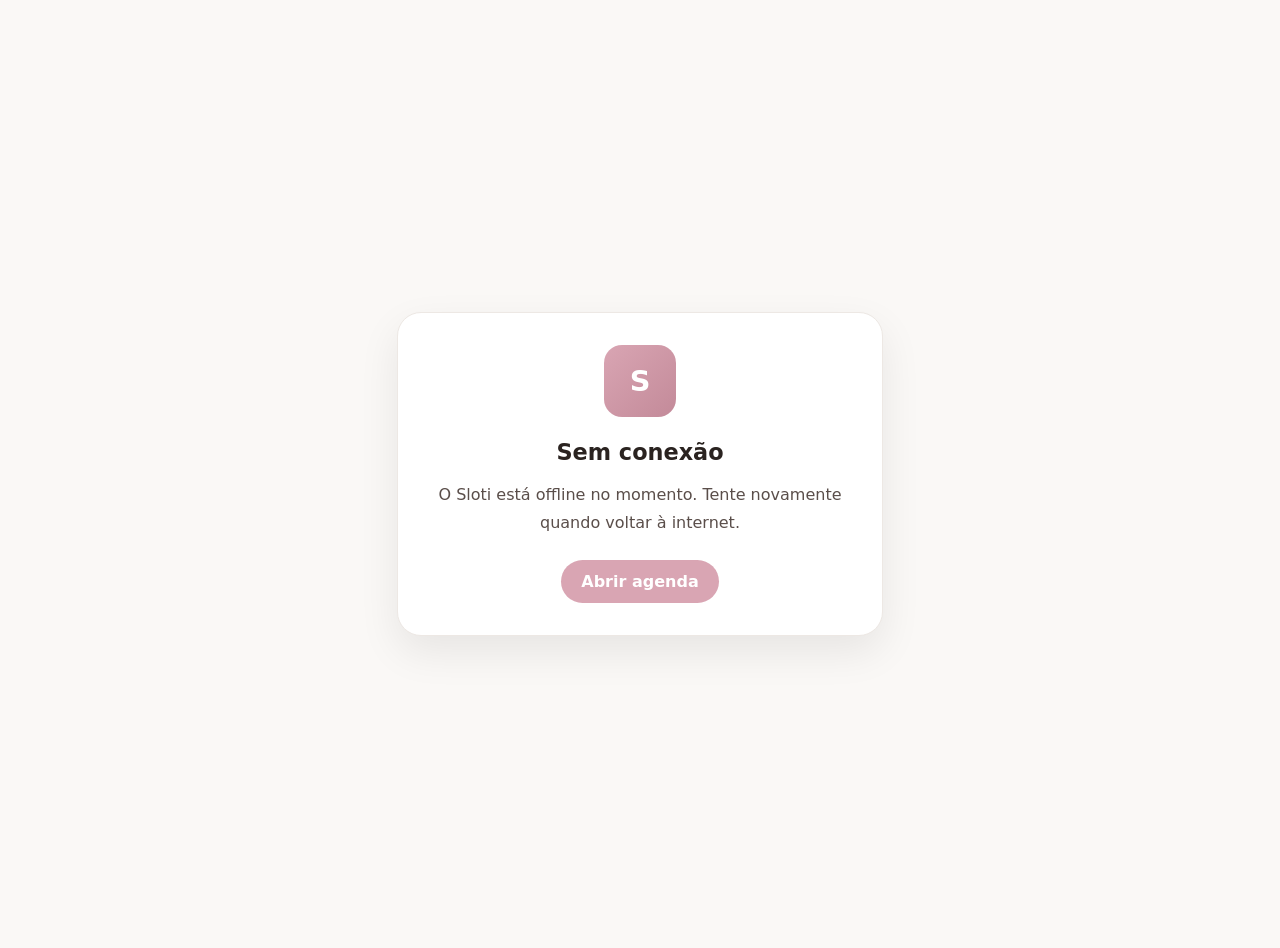
<file: public/offline.html>
<!DOCTYPE html>
<html lang="pt-BR">
<head>
  <meta charset="UTF-8">
  <meta name="viewport" content="width=device-width, initial-scale=1.0">
  <title>Sloti Offline</title>
  <style>
    body { margin:0; min-height:100vh; display:flex; align-items:center; justify-content:center; font-family:system-ui, sans-serif; background:#FAF8F6; color:#2A2320; text-align:center; padding:24px; }
    .card { max-width:420px; width:100%; background:#fff; border-radius:24px; padding:32px; box-shadow:0 16px 40px rgba(0,0,0,0.08); border:1px solid #EDE8E4; }
    .logo { width:72px; height:72px; border-radius:18px; background:linear-gradient(135deg,#D9A5B3 0%,#C38A99 100%); margin:0 auto 22px; display:flex; align-items:center; justify-content:center; color:white; font-size:1.8rem; font-weight:700; }
    h1 { margin:0 0 16px; font-size:1.4rem; }
    p { margin:0 0 24px; color:#5A4E4A; line-height:1.7; }
    a { display:inline-flex; padding:12px 20px; border-radius:999px; background:#D9A5B3; color:#fff; text-decoration:none; font-weight:600; }
  </style>
</head>
<body>
  <div class="card">
    <div class="logo">S</div>
    <h1>Sem conexão</h1>
    <p>O Sloti está offline no momento. Tente novamente quando voltar à internet.</p>
    <a href="./sloti.html">Abrir agenda</a>
  </div>
</body>
</html>
</file>
